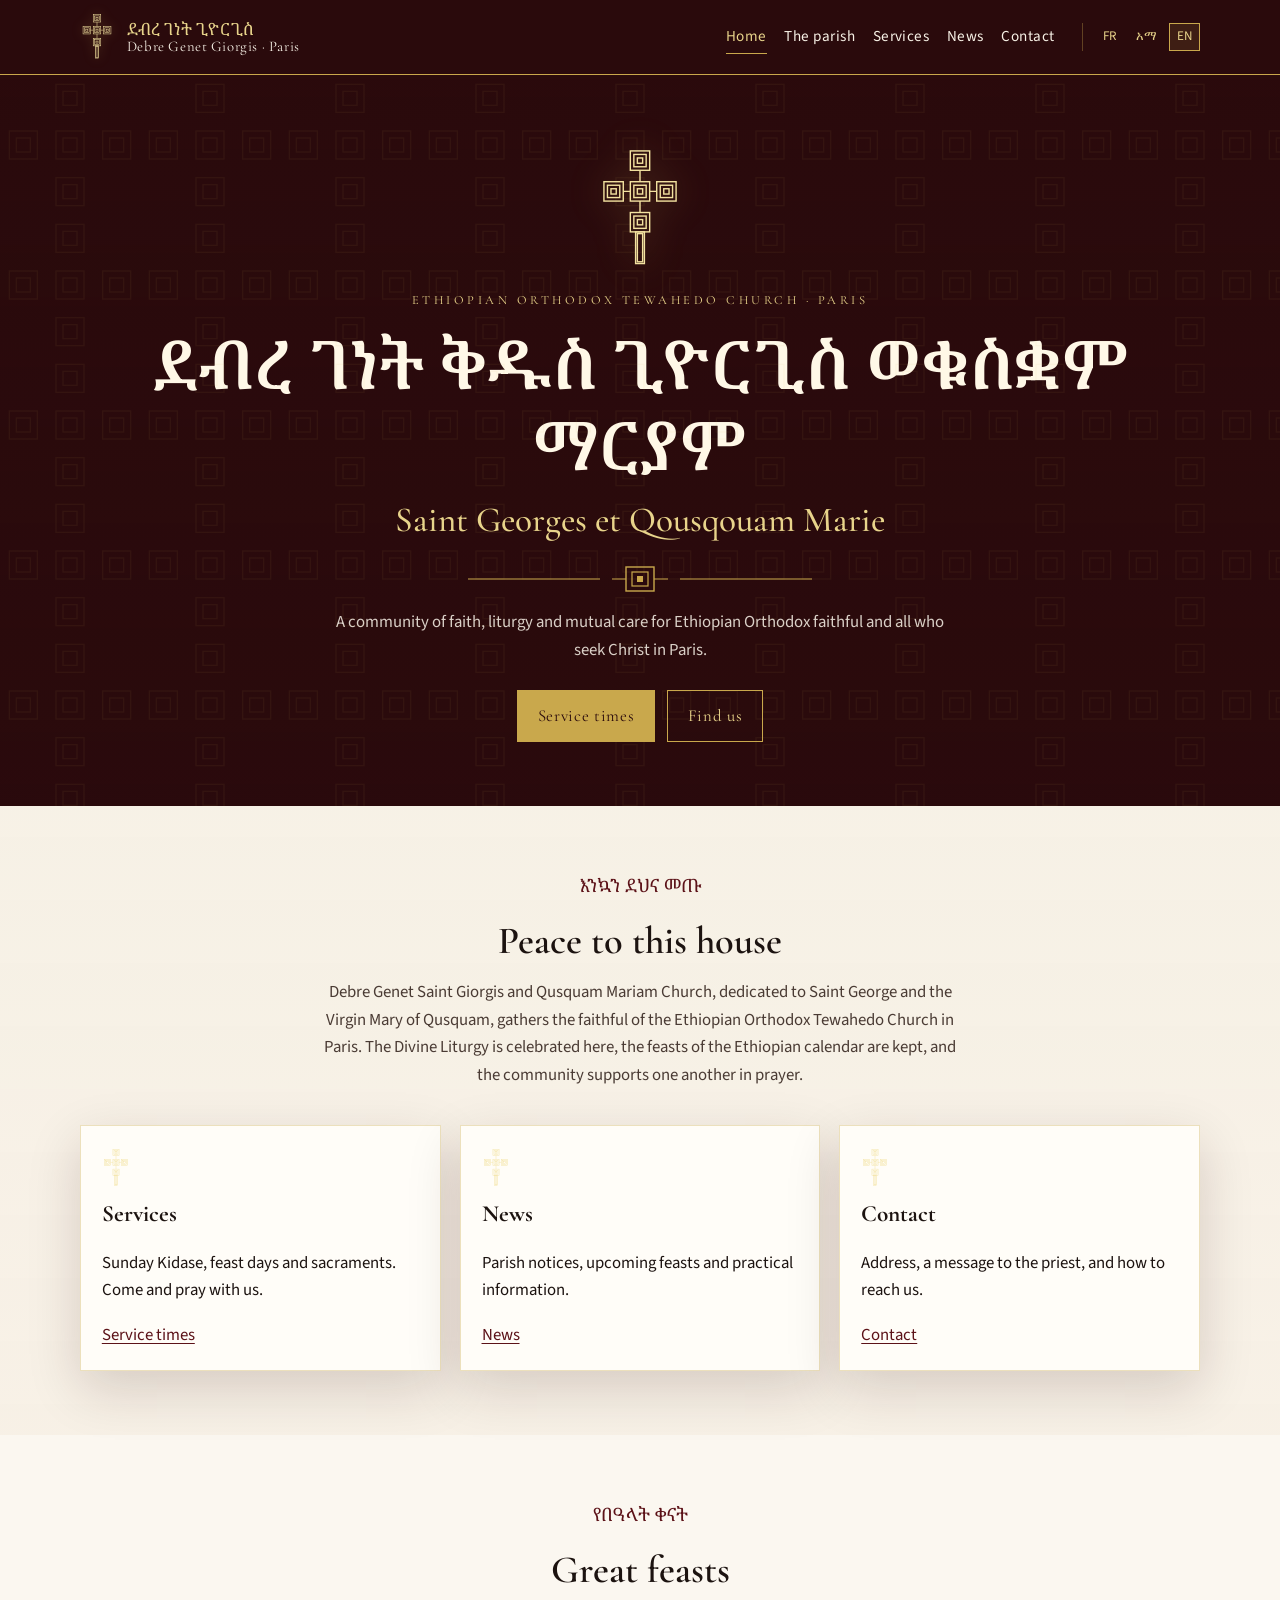
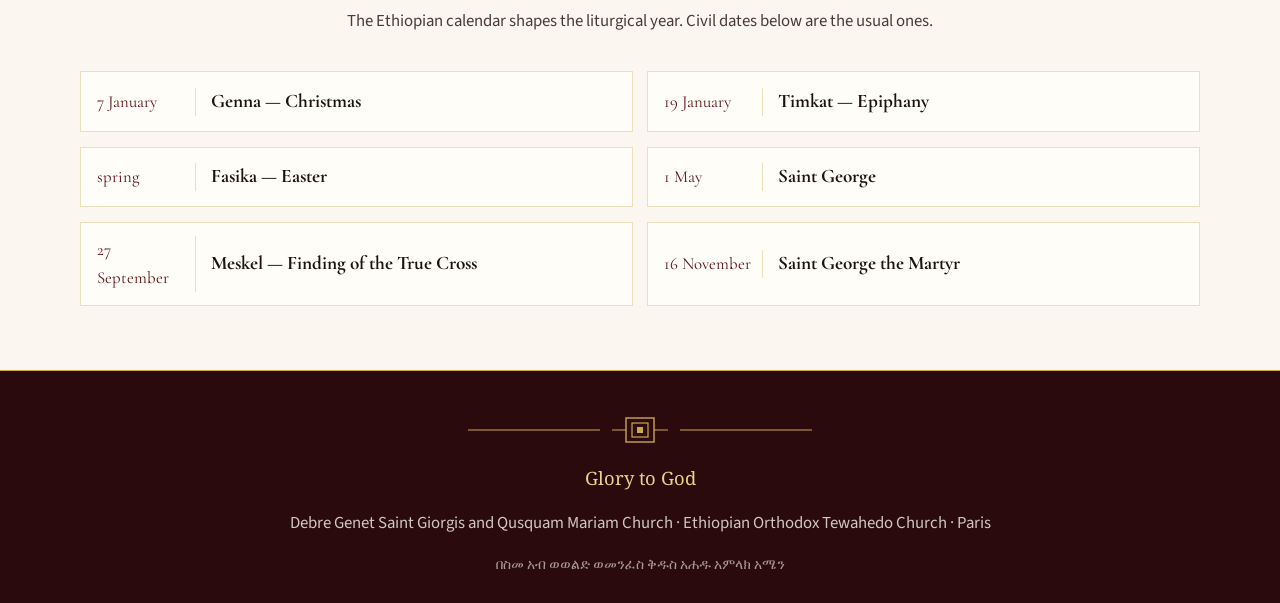
<file: index.html>
<!DOCTYPE html>
<html lang="fr">
<head>
  <meta charset="utf-8">
  <meta name="viewport" content="width=device-width, initial-scale=1">
  <title>Debre Genet Saint Georges et Qousqouam Marie · Paris</title>
  <meta name="description" content="Debre Genet Saint Georges et Qousqouam Marie, Église orthodoxe éthiopienne Tewahedo à Paris. Offices, fêtes et actualités de la communauté Saint Georges.">
  <link rel="icon" href="assets/favicon.svg" type="image/svg+xml">
  <link rel="preconnect" href="https://fonts.googleapis.com">
  <link rel="preconnect" href="https://fonts.gstatic.com" crossorigin>
  <link href="https://fonts.googleapis.com/css2?family=Cormorant+Garamond:ital,wght@0,500;0,600;0,700;1,500&family=Noto+Serif+Ethiopic:wght@400;600&family=Source+Sans+3:wght@400;600&display=swap" rel="stylesheet">
  <link rel="stylesheet" href="css/style.css">
</head>
<body data-page="home">
  <a class="skip" href="#main">Aller au contenu</a>
  <header class="site-header">
    <div class="wrap header-inner">
      <a class="brand" href="index.html">
        <img src="assets/ethiopian-cross.svg" alt="">
        <span class="brand-text">
          <span class="brand-am">ደብረ ገነት ጊዮርጊስ</span>
          <span class="brand-fr">Debre Genet Giorgis · Paris</span>
        </span>
      </a>
      <button class="menu-toggle" type="button" aria-expanded="false" data-i18n="menu">Menu</button>
      <nav class="nav" aria-label="Principal">
        <a href="index.html" data-page="home" data-i18n="nav_home">Accueil</a>
        <a href="paroisse.html" data-page="parish" data-i18n="nav_parish">La paroisse</a>
        <a href="offices.html" data-page="hours" data-i18n="nav_hours">Offices</a>
        <a href="actualites.html" data-page="news" data-i18n="nav_news">Actualités</a>
        <a href="contact.html" data-page="contact" data-i18n="nav_contact">Contact</a>
        <div class="lang" role="group" aria-label="Langue">
          <button type="button" data-lang="fr" aria-pressed="true">FR</button>
          <button type="button" data-lang="am" aria-pressed="false">አማ</button>
          <button type="button" data-lang="en" aria-pressed="false">EN</button>
        </div>
      </nav>
    </div>
  </header>

  <main id="main">
    <section class="hero">
      <div class="wrap">
        <img class="hero-cross" src="assets/ethiopian-cross.svg" alt="">
        <p class="kicker" data-i18n="kicker">Église orthodoxe éthiopienne Tewahedo · Paris</p>
        <h1>ደብረ ገነት ቅዱስ ጊዮርጊስ ወቁስቋም ማርያም</h1>
        <p class="subtitle">Saint Georges et Qousqouam Marie</p>
        <img class="ornament" src="assets/ornament.svg" alt="">
        <p class="lead" data-i18n="hero_lead"></p>
        <div class="actions">
          <a class="btn" href="offices.html" data-i18n="cta_hours">Horaires des offices</a>
          <a class="btn btn-ghost" href="contact.html" data-i18n="cta_contact">Nous trouver</a>
        </div>
      </div>
    </section>

    <section class="section section-parchment">
      <div class="wrap">
        <p class="am-title" data-i18n="welcome_am">እንኳን ደህና መጡ</p>
        <h2 data-i18n="welcome_title">Paix à cette maison</h2>
        <p class="section-intro" data-i18n="welcome_text"></p>
        <div class="grid-3">
          <article class="card">
            <img class="icon-cross" src="assets/ethiopian-cross.svg" alt="">
            <h3 data-i18n="card1_title">Offices</h3>
            <p data-i18n="card1_text"></p>
            <a href="offices.html" data-i18n="cta_hours">Horaires des offices</a>
          </article>
          <article class="card">
            <img class="icon-cross" src="assets/ethiopian-cross.svg" alt="">
            <h3 data-i18n="card2_title">Actualités</h3>
            <p data-i18n="card2_text"></p>
            <a href="actualites.html" data-i18n="nav_news">Actualités</a>
          </article>
          <article class="card">
            <img class="icon-cross" src="assets/ethiopian-cross.svg" alt="">
            <h3 data-i18n="card3_title">Contact</h3>
            <p data-i18n="card3_text"></p>
            <a href="contact.html" data-i18n="nav_contact">Contact</a>
          </article>
        </div>
      </div>
    </section>

    <section class="section">
      <div class="wrap">
        <p class="am-title" data-i18n="feasts_am"></p>
        <h2 data-i18n="feasts_title">Grandes fêtes</h2>
        <p class="section-intro" data-i18n="feasts_intro"></p>
        <div class="feast-list" id="feast-list"></div>
      </div>
    </section>
  </main>

  <footer class="site-footer">
    <div class="wrap">
      <img class="ornament" src="assets/ornament.svg" alt="">
      <p class="am" data-i18n="footer_blessing">Gloire à Dieu</p>
      <p data-i18n="footer_copy"></p>
      <small>በስመ አብ ወወልድ ወመንፈስ ቅዱስ አሐዱ አምላክ አሜን</small>
    </div>
  </footer>
  <script src="js/content.js"></script>
  <script src="js/site.js"></script>
</body>
</html>
</file>
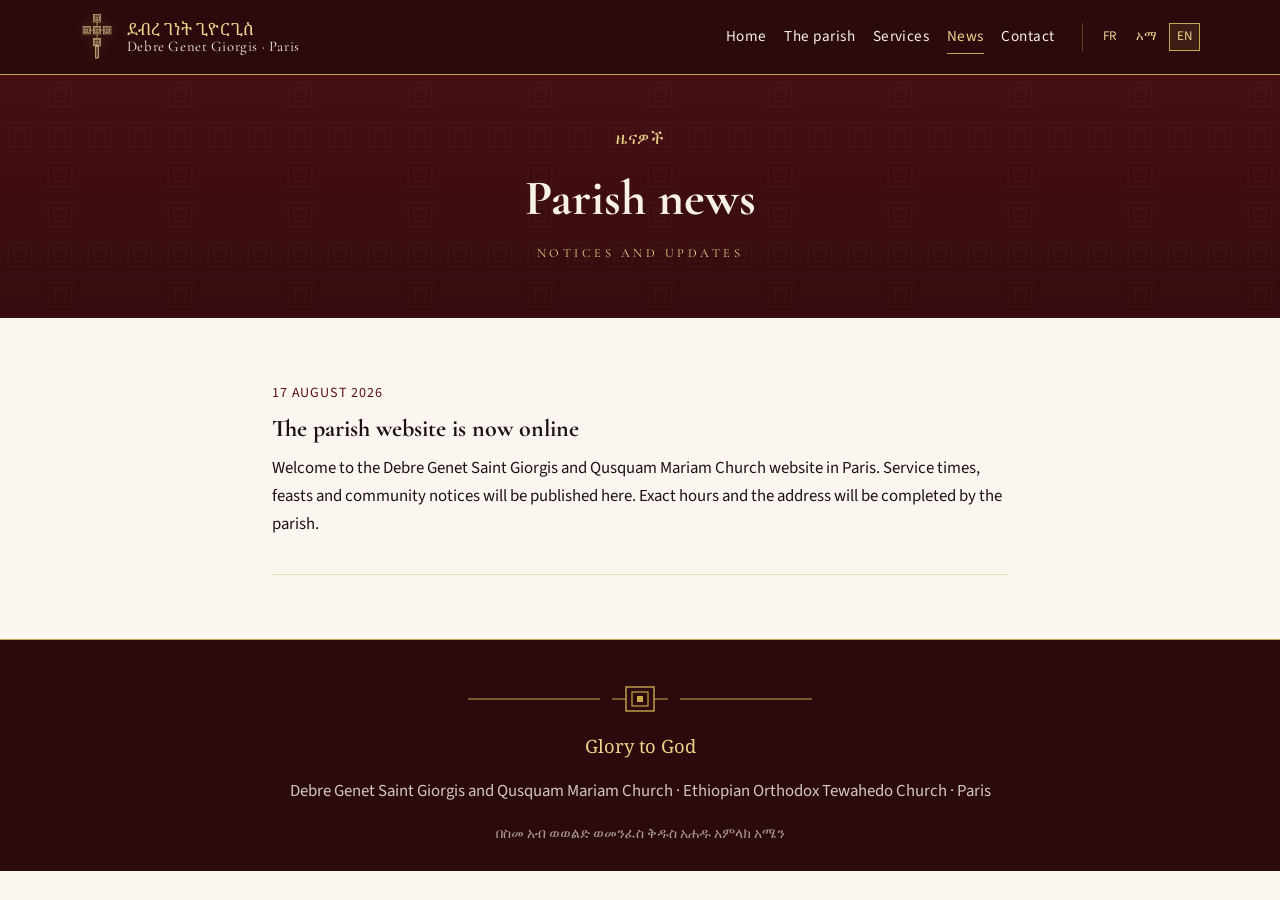
<file: actualites.html>
<!DOCTYPE html>
<html lang="fr">
<head>
  <meta charset="utf-8">
  <meta name="viewport" content="width=device-width, initial-scale=1">
  <title>Actualités · Debre Genet Giorgis Paris</title>
  <meta name="description" content="Actualités et annonces de l'église Debre Genet Saint Georges et Qousqouam Marie à Paris.">
  <link rel="icon" href="assets/favicon.svg" type="image/svg+xml">
  <link rel="preconnect" href="https://fonts.googleapis.com">
  <link rel="preconnect" href="https://fonts.gstatic.com" crossorigin>
  <link href="https://fonts.googleapis.com/css2?family=Cormorant+Garamond:ital,wght@0,500;0,600;0,700;1,500&family=Noto+Serif+Ethiopic:wght@400;600&family=Source+Sans+3:wght@400;600&display=swap" rel="stylesheet">
  <link rel="stylesheet" href="css/style.css">
</head>
<body data-page="news" data-title="nav_news">
  <a class="skip" href="#main">Aller au contenu</a>
  <header class="site-header">
    <div class="wrap header-inner">
      <a class="brand" href="index.html">
        <img src="assets/ethiopian-cross.svg" alt="">
        <span class="brand-text">
          <span class="brand-am">ደብረ ገነት ጊዮርጊስ</span>
          <span class="brand-fr">Debre Genet Giorgis · Paris</span>
        </span>
      </a>
      <button class="menu-toggle" type="button" aria-expanded="false" data-i18n="menu">Menu</button>
      <nav class="nav" aria-label="Principal">
        <a href="index.html" data-page="home" data-i18n="nav_home">Accueil</a>
        <a href="paroisse.html" data-page="parish" data-i18n="nav_parish">La paroisse</a>
        <a href="offices.html" data-page="hours" data-i18n="nav_hours">Offices</a>
        <a href="actualites.html" data-page="news" data-i18n="nav_news">Actualités</a>
        <a href="contact.html" data-page="contact" data-i18n="nav_contact">Contact</a>
        <div class="lang" role="group" aria-label="Langue">
          <button type="button" data-lang="fr">FR</button>
          <button type="button" data-lang="am">አማ</button>
          <button type="button" data-lang="en">EN</button>
        </div>
      </nav>
    </div>
  </header>

  <main id="main">
    <header class="page-hero">
      <div class="wrap">
        <p class="am-title" data-i18n="news_am"></p>
        <h1 data-i18n="news_title">Actualités de la paroisse</h1>
        <p class="kicker" data-i18n="news_kicker"></p>
      </div>
    </header>
    <section class="section">
      <div class="wrap prose">
        <div id="news-list"></div>
      </div>
    </section>
  </main>

  <footer class="site-footer">
    <div class="wrap">
      <img class="ornament" src="assets/ornament.svg" alt="">
      <p class="am" data-i18n="footer_blessing">Gloire à Dieu</p>
      <p data-i18n="footer_copy"></p>
      <small>በስመ አብ ወወልድ ወመንፈስ ቅዱስ አሐዱ አምላክ አሜን</small>
    </div>
  </footer>
  <script src="js/content.js"></script>
  <script src="js/site.js"></script>
</body>
</html>
</file>
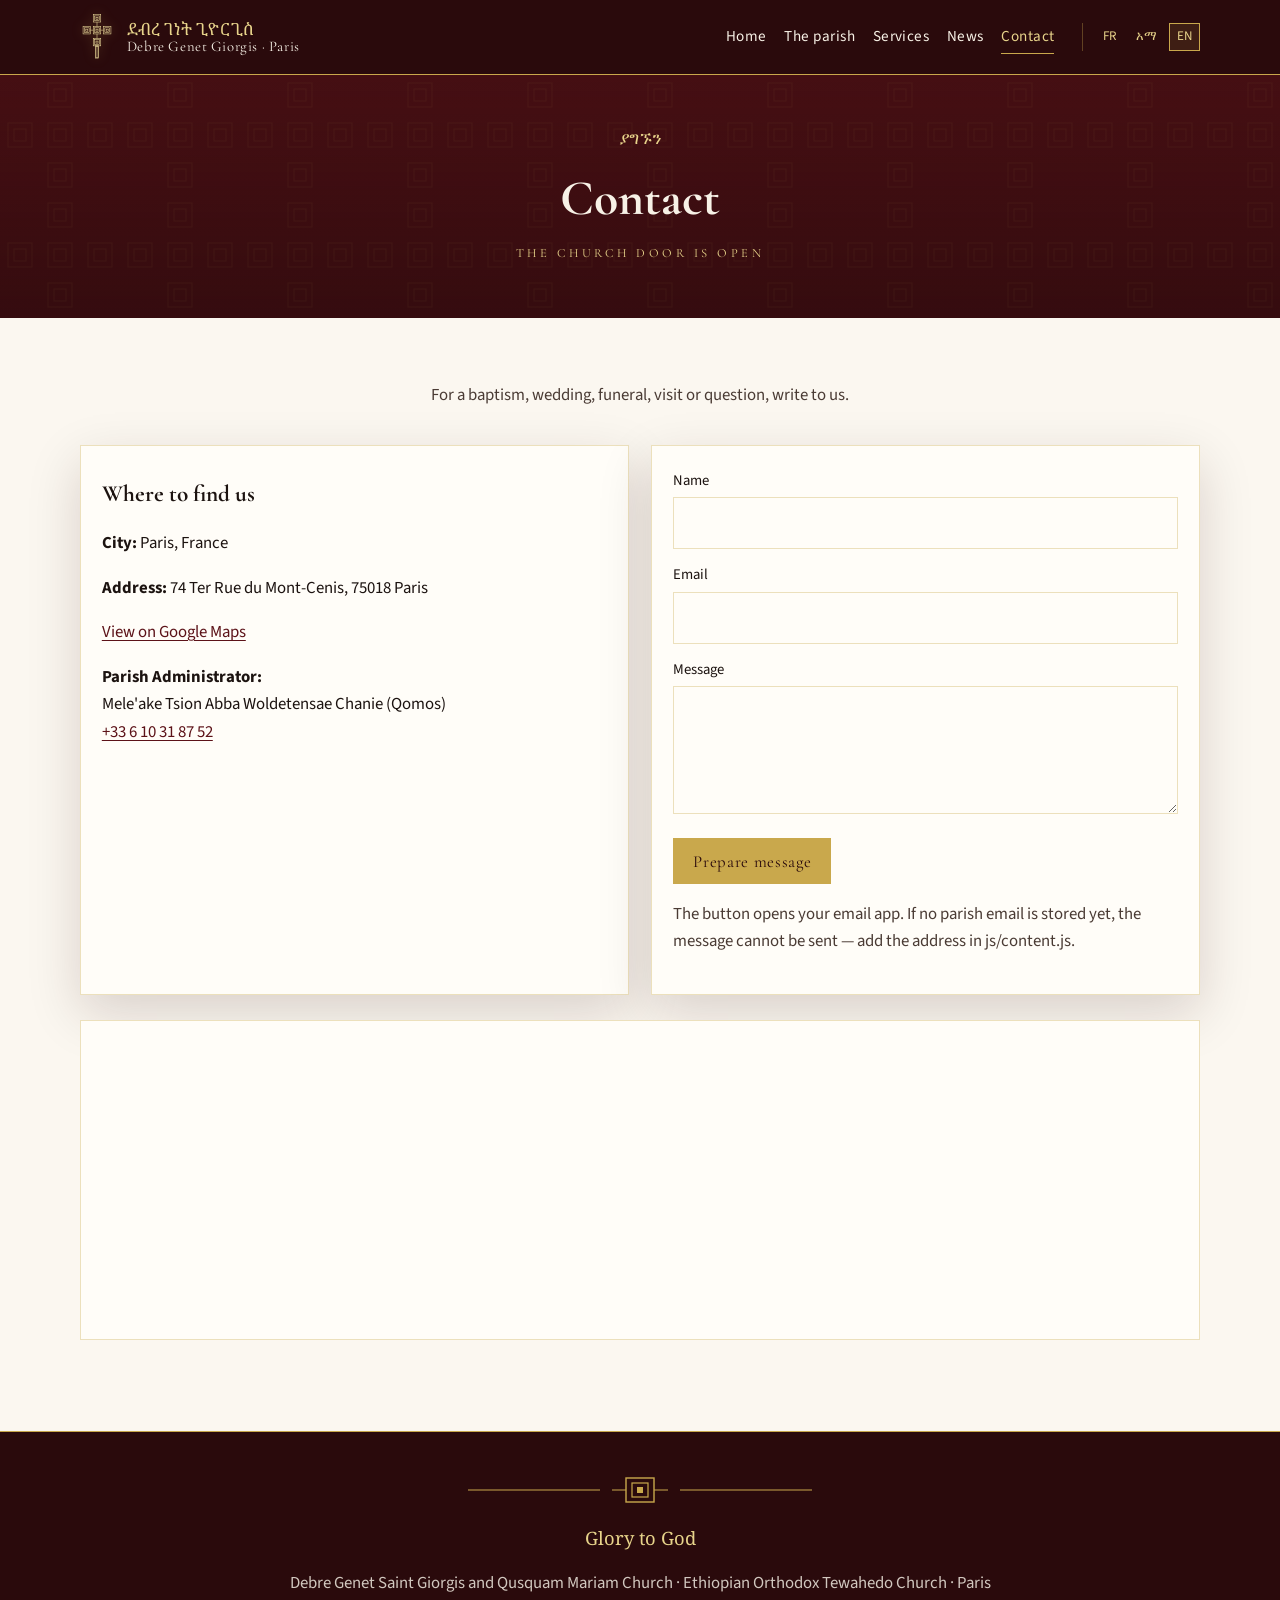
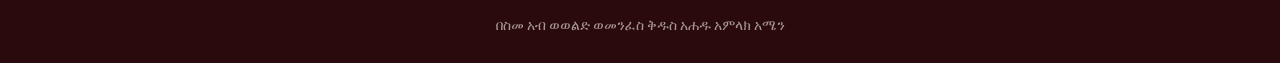
<file: contact.html>
<!DOCTYPE html>
<html lang="fr">
<head>
  <meta charset="utf-8">
  <meta name="viewport" content="width=device-width, initial-scale=1">
  <title>Contact · Debre Genet Giorgis Paris</title>
  <meta name="description" content="Contacter l'église Debre Genet Saint Georges et Qousqouam Marie, Église orthodoxe éthiopienne Tewahedo à Paris.">
  <link rel="icon" href="assets/favicon.svg" type="image/svg+xml">
  <link rel="preconnect" href="https://fonts.googleapis.com">
  <link rel="preconnect" href="https://fonts.gstatic.com" crossorigin>
  <link href="https://fonts.googleapis.com/css2?family=Cormorant+Garamond:ital,wght@0,500;0,600;0,700;1,500&family=Noto+Serif+Ethiopic:wght@400;600&family=Source+Sans+3:wght@400;600&display=swap" rel="stylesheet">
  <link rel="stylesheet" href="css/style.css">
</head>
<body data-page="contact" data-title="nav_contact">
  <a class="skip" href="#main">Aller au contenu</a>
  <header class="site-header">
    <div class="wrap header-inner">
      <a class="brand" href="index.html">
        <img src="assets/ethiopian-cross.svg" alt="">
        <span class="brand-text">
          <span class="brand-am">ደብረ ገነት ጊዮርጊስ</span>
          <span class="brand-fr">Debre Genet Giorgis · Paris</span>
        </span>
      </a>
      <button class="menu-toggle" type="button" aria-expanded="false" data-i18n="menu">Menu</button>
      <nav class="nav" aria-label="Principal">
        <a href="index.html" data-page="home" data-i18n="nav_home">Accueil</a>
        <a href="paroisse.html" data-page="parish" data-i18n="nav_parish">La paroisse</a>
        <a href="offices.html" data-page="hours" data-i18n="nav_hours">Offices</a>
        <a href="actualites.html" data-page="news" data-i18n="nav_news">Actualités</a>
        <a href="contact.html" data-page="contact" data-i18n="nav_contact">Contact</a>
        <div class="lang" role="group" aria-label="Langue">
          <button type="button" data-lang="fr">FR</button>
          <button type="button" data-lang="am">አማ</button>
          <button type="button" data-lang="en">EN</button>
        </div>
      </nav>
    </div>
  </header>

  <main id="main">
    <header class="page-hero">
      <div class="wrap">
        <p class="am-title" data-i18n="contact_am"></p>
        <h1 data-i18n="contact_title">Contact</h1>
        <p class="kicker" data-i18n="contact_kicker"></p>
      </div>
    </header>
    <section class="section">
      <div class="wrap">
        <p class="section-intro" data-i18n="contact_intro"></p>
        <div class="contact-grid">
          <div class="card">
            <h3 data-i18n="where_title">Où nous trouver</h3>
            <div id="contact-details"></div>
          </div>
          <form class="card form" id="contact-form">
            <label for="name" data-i18n="label_name">Nom</label>
            <input id="name" name="name" required autocomplete="name">
            <label for="email" data-i18n="label_email">E-mail</label>
            <input id="email" name="email" type="email" required autocomplete="email">
            <label for="message" data-i18n="label_message">Message</label>
            <textarea id="message" name="message" required></textarea>
            <button class="btn" type="submit" data-i18n="send">Préparer le message</button>
            <p class="muted" data-i18n="form_hint"></p>
          </form>
        </div>
        <p style="margin-top:1.6rem">
          <iframe id="map-frame" title="Carte" width="100%" height="320" style="border:1px solid var(--line);background:#fffdf8" loading="lazy" referrerpolicy="no-referrer-when-downgrade"></iframe>
        </p>
      </div>
    </section>
  </main>

  <footer class="site-footer">
    <div class="wrap">
      <img class="ornament" src="assets/ornament.svg" alt="">
      <p class="am" data-i18n="footer_blessing">Gloire à Dieu</p>
      <p data-i18n="footer_copy"></p>
      <small>በስመ አብ ወወልድ ወመንፈስ ቅዱስ አሐዱ አምላክ አሜን</small>
    </div>
  </footer>
  <script src="js/content.js"></script>
  <script src="js/site.js"></script>
</body>
</html>
</file>
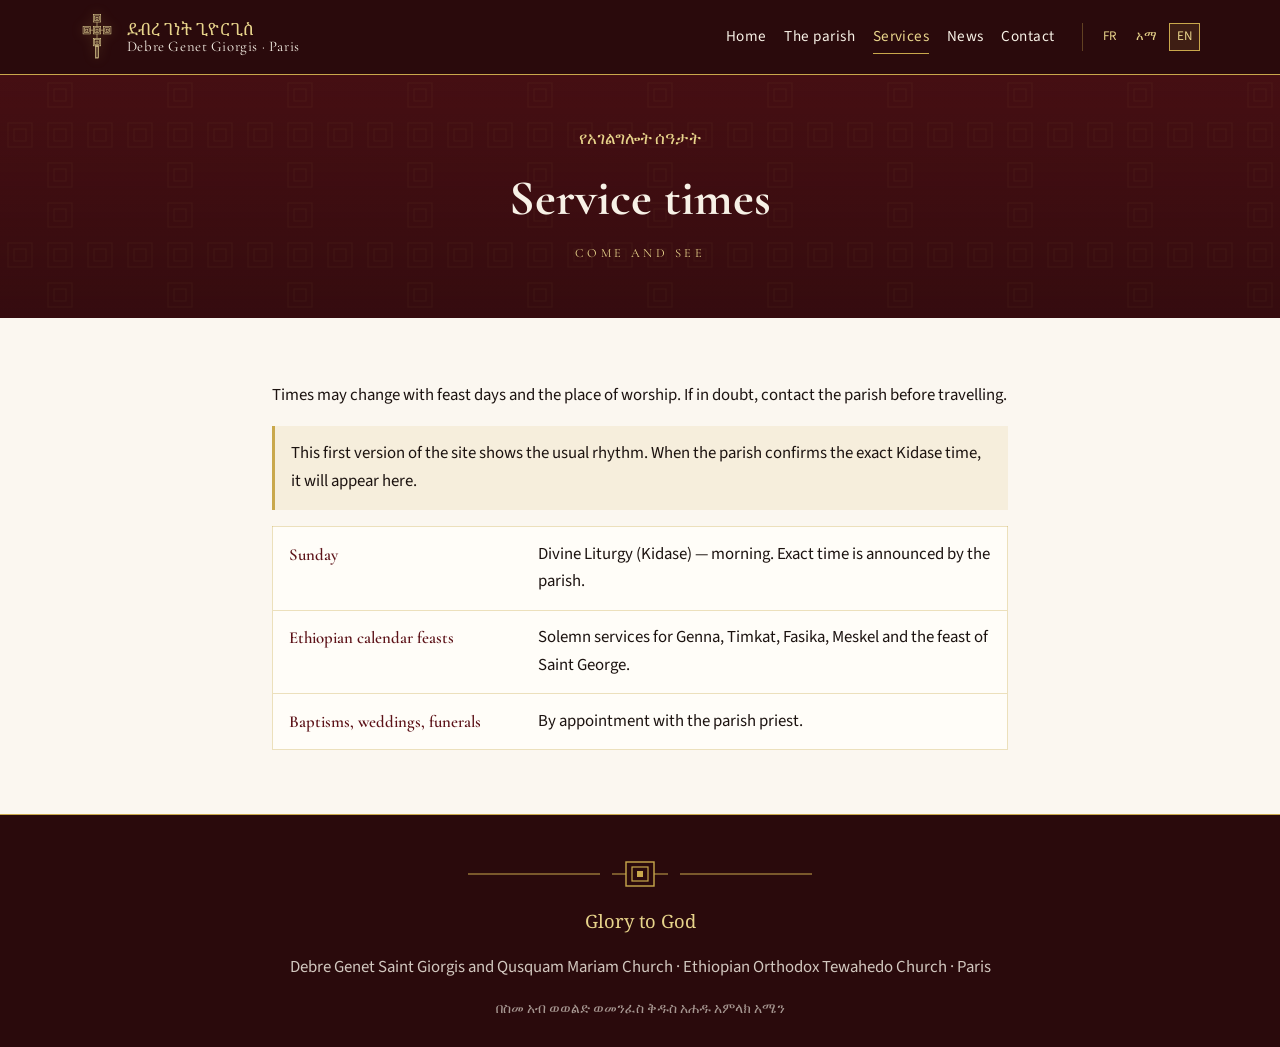
<file: offices.html>
<!DOCTYPE html>
<html lang="fr">
<head>
  <meta charset="utf-8">
  <meta name="viewport" content="width=device-width, initial-scale=1">
  <title>Offices · Debre Genet Giorgis Paris</title>
  <meta name="description" content="Horaires des offices de l'église Debre Genet Saint Georges et Qousqouam Marie, Église orthodoxe éthiopienne Tewahedo à Paris.">
  <link rel="icon" href="assets/favicon.svg" type="image/svg+xml">
  <link rel="preconnect" href="https://fonts.googleapis.com">
  <link rel="preconnect" href="https://fonts.gstatic.com" crossorigin>
  <link href="https://fonts.googleapis.com/css2?family=Cormorant+Garamond:ital,wght@0,500;0,600;0,700;1,500&family=Noto+Serif+Ethiopic:wght@400;600&family=Source+Sans+3:wght@400;600&display=swap" rel="stylesheet">
  <link rel="stylesheet" href="css/style.css">
</head>
<body data-page="hours" data-title="nav_hours">
  <a class="skip" href="#main">Aller au contenu</a>
  <header class="site-header">
    <div class="wrap header-inner">
      <a class="brand" href="index.html">
        <img src="assets/ethiopian-cross.svg" alt="">
        <span class="brand-text">
          <span class="brand-am">ደብረ ገነት ጊዮርጊስ</span>
          <span class="brand-fr">Debre Genet Giorgis · Paris</span>
        </span>
      </a>
      <button class="menu-toggle" type="button" aria-expanded="false" data-i18n="menu">Menu</button>
      <nav class="nav" aria-label="Principal">
        <a href="index.html" data-page="home" data-i18n="nav_home">Accueil</a>
        <a href="paroisse.html" data-page="parish" data-i18n="nav_parish">La paroisse</a>
        <a href="offices.html" data-page="hours" data-i18n="nav_hours">Offices</a>
        <a href="actualites.html" data-page="news" data-i18n="nav_news">Actualités</a>
        <a href="contact.html" data-page="contact" data-i18n="nav_contact">Contact</a>
        <div class="lang" role="group" aria-label="Langue">
          <button type="button" data-lang="fr">FR</button>
          <button type="button" data-lang="am">አማ</button>
          <button type="button" data-lang="en">EN</button>
        </div>
      </nav>
    </div>
  </header>

  <main id="main">
    <header class="page-hero">
      <div class="wrap">
        <p class="am-title" data-i18n="hours_am"></p>
        <h1 data-i18n="hours_title">Horaires des offices</h1>
        <p class="kicker" data-i18n="hours_kicker"></p>
      </div>
    </header>
    <section class="section">
      <div class="wrap prose">
        <p data-i18n="hours_intro"></p>
        <p class="notice" data-i18n="hours_note"></p>
        <table class="hours">
          <tbody id="hours-table"></tbody>
        </table>
      </div>
    </section>
  </main>

  <footer class="site-footer">
    <div class="wrap">
      <img class="ornament" src="assets/ornament.svg" alt="">
      <p class="am" data-i18n="footer_blessing">Gloire à Dieu</p>
      <p data-i18n="footer_copy"></p>
      <small>በስመ አብ ወወልድ ወመንፈስ ቅዱስ አሐዱ አምላክ አሜን</small>
    </div>
  </footer>
  <script src="js/content.js"></script>
  <script src="js/site.js"></script>
</body>
</html>
</file>
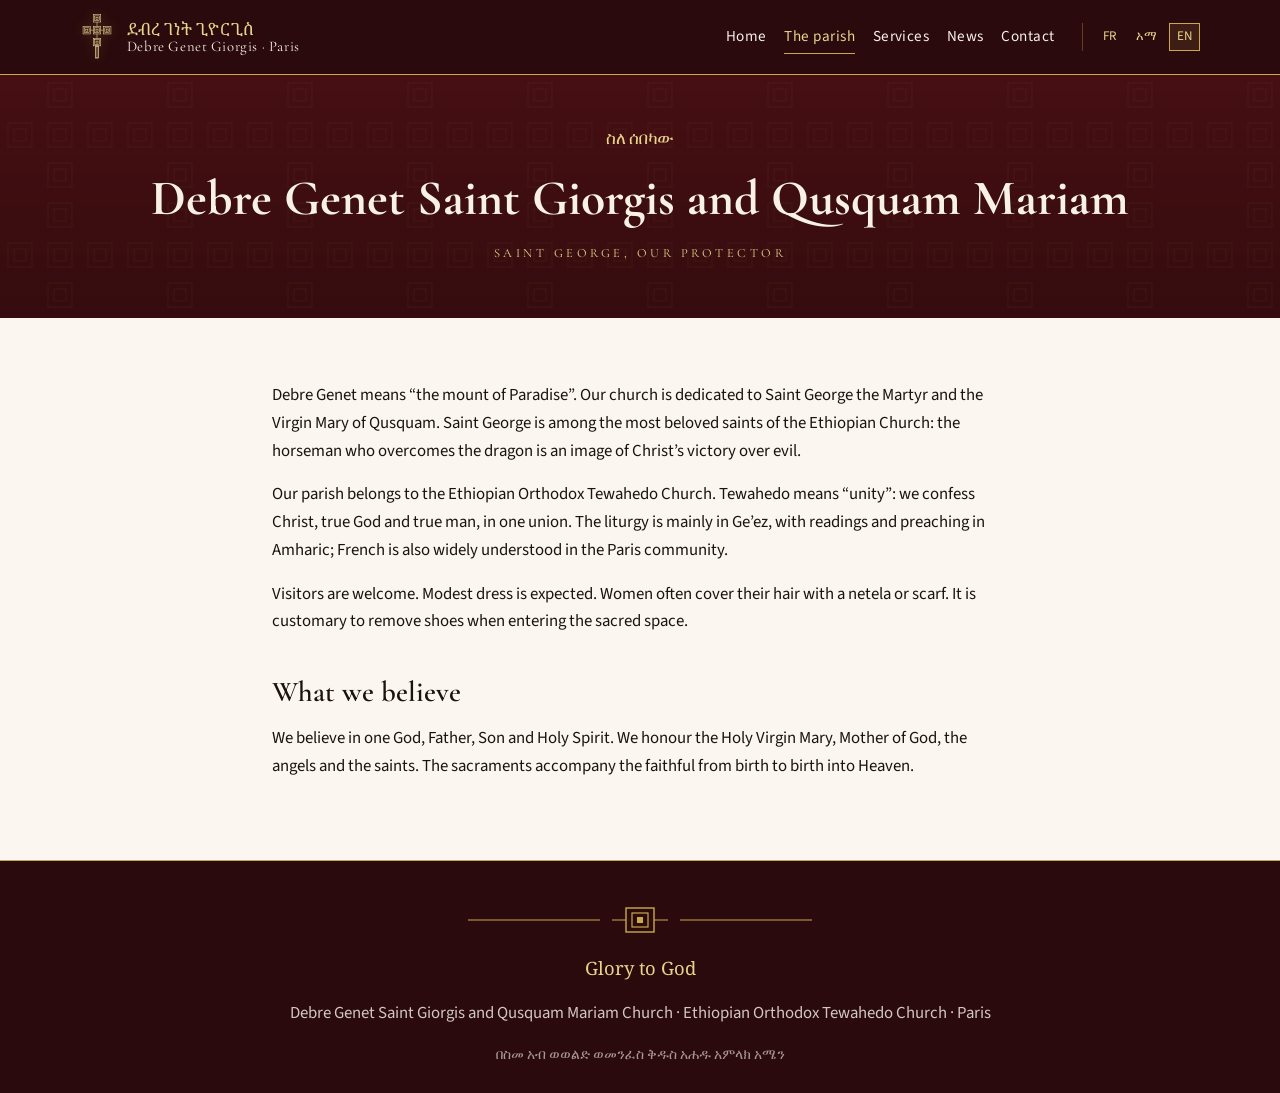
<file: paroisse.html>
<!DOCTYPE html>
<html lang="fr">
<head>
  <meta charset="utf-8">
  <meta name="viewport" content="width=device-width, initial-scale=1">
  <title>La paroisse · Debre Genet Giorgis Paris</title>
  <meta name="description" content="L'église Debre Genet Saint Georges et Qousqouam Marie à Paris, dédiée à Saint Georges. Église orthodoxe éthiopienne Tewahedo.">
  <link rel="icon" href="assets/favicon.svg" type="image/svg+xml">
  <link rel="preconnect" href="https://fonts.googleapis.com">
  <link rel="preconnect" href="https://fonts.gstatic.com" crossorigin>
  <link href="https://fonts.googleapis.com/css2?family=Cormorant+Garamond:ital,wght@0,500;0,600;0,700;1,500&family=Noto+Serif+Ethiopic:wght@400;600&family=Source+Sans+3:wght@400;600&display=swap" rel="stylesheet">
  <link rel="stylesheet" href="css/style.css">
</head>
<body data-page="parish" data-title="nav_parish">
  <a class="skip" href="#main">Aller au contenu</a>
  <header class="site-header">
    <div class="wrap header-inner">
      <a class="brand" href="index.html">
        <img src="assets/ethiopian-cross.svg" alt="">
        <span class="brand-text">
          <span class="brand-am">ደብረ ገነት ጊዮርጊስ</span>
          <span class="brand-fr">Debre Genet Giorgis · Paris</span>
        </span>
      </a>
      <button class="menu-toggle" type="button" aria-expanded="false" data-i18n="menu">Menu</button>
      <nav class="nav" aria-label="Principal">
        <a href="index.html" data-page="home" data-i18n="nav_home">Accueil</a>
        <a href="paroisse.html" data-page="parish" data-i18n="nav_parish">La paroisse</a>
        <a href="offices.html" data-page="hours" data-i18n="nav_hours">Offices</a>
        <a href="actualites.html" data-page="news" data-i18n="nav_news">Actualités</a>
        <a href="contact.html" data-page="contact" data-i18n="nav_contact">Contact</a>
        <div class="lang" role="group" aria-label="Langue">
          <button type="button" data-lang="fr">FR</button>
          <button type="button" data-lang="am">አማ</button>
          <button type="button" data-lang="en">EN</button>
        </div>
      </nav>
    </div>
  </header>

  <main id="main">
    <header class="page-hero">
      <div class="wrap">
        <p class="am-title" data-i18n="parish_am"></p>
        <h1 data-i18n="parish_title">L'église Debre Genet Saint Georges et Qousqouam Marie</h1>
        <p class="kicker" data-i18n="parish_kicker"></p>
      </div>
    </header>
    <section class="section">
      <div class="wrap prose">
        <p data-i18n="parish_p1"></p>
        <p data-i18n="parish_p2"></p>
        <p data-i18n="parish_p3"></p>
        <h2 data-i18n="faith_title"></h2>
        <p data-i18n="faith_p"></p>
      </div>
    </section>
  </main>

  <footer class="site-footer">
    <div class="wrap">
      <img class="ornament" src="assets/ornament.svg" alt="">
      <p class="am" data-i18n="footer_blessing">Gloire à Dieu</p>
      <p data-i18n="footer_copy"></p>
      <small>በስመ አብ ወወልድ ወመንፈስ ቅዱስ አሐዱ አምላክ አሜን</small>
    </div>
  </footer>
  <script src="js/content.js"></script>
  <script src="js/site.js"></script>
</body>
</html>
</file>
<file: css/style.css>
:root {
  --wine: #5c1218;
  --wine-deep: #2a0a0c;
  --wine-mid: #7a1c24;
  --gold: #c9a84c;
  --gold-soft: #e8d48b;
  --gold-dim: rgba(201, 168, 76, 0.22);
  --parchment: #f7f1e6;
  --cream: #fbf7f0;
  --ink: #1c1310;
  --ink-soft: #4a3b34;
  --green: #1f4d2e;
  --line: rgba(201, 168, 76, 0.35);
  --shadow: 0 18px 50px rgba(42, 10, 12, 0.16);
  --serif: "Cormorant Garamond", "Noto Serif Ethiopic", "Times New Roman", serif;
  --ethiopic: "Noto Serif Ethiopic", "Nyala", "Abyssinica SIL", serif;
  --sans: "Source Sans 3", "Segoe UI", sans-serif;
  --max: 1120px;
}

*,
*::before,
*::after { box-sizing: border-box; }

html { scroll-behavior: smooth; }

body {
  margin: 0;
  color: var(--ink);
  background: var(--cream);
  font-family: var(--sans);
  font-size: 1.05rem;
  line-height: 1.65;
}

img { max-width: 100%; display: block; }

a {
  color: var(--wine);
  text-decoration-thickness: 1px;
  text-underline-offset: 0.18em;
}

a:hover { color: var(--wine-mid); }

.skip {
  position: absolute;
  left: -999px;
  top: 0;
  background: var(--gold);
  color: var(--wine-deep);
  padding: 0.6rem 1rem;
  z-index: 100;
}

.skip:focus { left: 0.6rem; top: 0.6rem; }

.wrap {
  width: min(var(--max), calc(100% - 2.4rem));
  margin-inline: auto;
}

/* Header */
.site-header {
  background:
    linear-gradient(180deg, rgba(42, 10, 12, 0.2), rgba(42, 10, 12, 0.55)),
    var(--wine-deep);
  color: var(--parchment);
  border-bottom: 1px solid var(--gold);
  position: sticky;
  top: 0;
  z-index: 40;
}

.header-inner {
  display: flex;
  align-items: center;
  justify-content: space-between;
  gap: 1rem;
  min-height: 4.6rem;
}

.brand {
  display: flex;
  align-items: center;
  gap: 0.8rem;
  color: inherit;
  text-decoration: none;
}

.brand img {
  width: 34px;
  height: 48px;
  filter: drop-shadow(0 0 6px rgba(201, 168, 76, 0.35));
}

.brand-text { display: flex; flex-direction: column; line-height: 1.15; }

.brand-am {
  font-family: var(--ethiopic);
  font-size: 1.05rem;
  color: var(--gold-soft);
}

.brand-fr {
  font-family: var(--serif);
  font-size: 0.92rem;
  letter-spacing: 0.04em;
}

.nav {
  display: flex;
  align-items: center;
  gap: 0.35rem 1.1rem;
}

.nav a {
  color: var(--parchment);
  text-decoration: none;
  font-size: 0.95rem;
  letter-spacing: 0.03em;
  padding: 0.25rem 0;
  border-bottom: 1px solid transparent;
}

.nav a:hover,
.nav a[aria-current="page"] {
  color: var(--gold-soft);
  border-bottom-color: var(--gold);
}

.lang {
  display: flex;
  gap: 0.25rem;
  margin-left: 0.6rem;
  padding-left: 0.8rem;
  border-left: 1px solid var(--line);
}

.lang button {
  background: transparent;
  border: 1px solid transparent;
  color: var(--gold-soft);
  font: inherit;
  font-size: 0.82rem;
  letter-spacing: 0.04em;
  padding: 0.15rem 0.4rem;
  cursor: pointer;
}

.lang button[aria-pressed="true"] {
  border-color: var(--gold);
  background: rgba(201, 168, 76, 0.12);
}

.menu-toggle {
  display: none;
  background: transparent;
  border: 1px solid var(--gold);
  color: var(--gold-soft);
  padding: 0.35rem 0.6rem;
  font: inherit;
  cursor: pointer;
}

/* Hero */
.hero {
  position: relative;
  background:
    linear-gradient(180deg, rgba(42, 10, 12, 0.55), rgba(42, 10, 12, 0.88)),
    var(--wine-deep);
  color: var(--parchment);
  overflow: hidden;
  min-height: 72vh;
  display: grid;
  place-items: center;
  text-align: center;
  padding: 4.5rem 0 4rem;
}

.hero::before {
  content: "";
  position: absolute;
  inset: 0;
  background-image: url("../assets/pattern.svg");
  background-size: 140px;
  opacity: 0.12;
  pointer-events: none;
}

.hero-cross {
  width: 88px;
  height: 124px;
  margin: 0 auto 1.2rem;
  filter: drop-shadow(0 0 18px rgba(201, 168, 76, 0.35));
}

.kicker {
  font-family: var(--serif);
  letter-spacing: 0.28em;
  text-transform: uppercase;
  font-size: 0.78rem;
  color: var(--gold-soft);
  margin: 0 0 0.8rem;
}

.hero h1 {
  font-family: var(--ethiopic);
  font-weight: 600;
  font-size: clamp(2.1rem, 6vw, 4.2rem);
  line-height: 1.2;
  margin: 0 0 0.4rem;
  color: #fff8e7;
}

.hero .subtitle {
  font-family: var(--serif);
  font-size: clamp(1.4rem, 3vw, 2.2rem);
  font-weight: 500;
  margin: 0 0 1rem;
  color: var(--gold-soft);
}

.hero p.lead {
  max-width: 38rem;
  margin: 0.8rem auto 1.6rem;
  color: rgba(247, 241, 230, 0.86);
}

.ornament {
  width: min(360px, 80vw);
  height: 28px;
  margin: 0.4rem auto 1rem;
}

.actions {
  display: flex;
  justify-content: center;
  flex-wrap: wrap;
  gap: 0.8rem;
}

.btn {
  display: inline-block;
  border: 1px solid var(--gold);
  background: var(--gold);
  color: var(--wine-deep);
  text-decoration: none;
  padding: 0.7rem 1.2rem;
  font-family: var(--serif);
  font-size: 1.05rem;
  letter-spacing: 0.04em;
}

.btn:hover { background: var(--gold-soft); color: var(--wine-deep); }

.btn-ghost {
  background: transparent;
  color: var(--gold-soft);
}

.btn-ghost:hover { background: rgba(201, 168, 76, 0.12); color: var(--gold-soft); }

/* Sections */
.section { padding: 4rem 0; }

.section-dark {
  background: var(--wine-deep);
  color: var(--parchment);
}

.section-parchment {
  background:
    linear-gradient(180deg, rgba(247, 241, 230, 0.92), rgba(247, 241, 230, 0.96)),
    var(--parchment);
}

.section h2 {
  font-family: var(--serif);
  font-size: clamp(1.8rem, 3vw, 2.5rem);
  font-weight: 600;
  margin: 0 0 0.35rem;
  text-align: center;
}

.section .am-title {
  font-family: var(--ethiopic);
  text-align: center;
  color: var(--wine);
  margin: 0 0 0.6rem;
  font-size: 1.15rem;
}

.section-dark .am-title { color: var(--gold-soft); }

.section-intro {
  text-align: center;
  max-width: 40rem;
  margin: 0 auto 2.2rem;
  color: var(--ink-soft);
}

.section-dark .section-intro { color: rgba(247, 241, 230, 0.78); }

.grid-3,
.grid-2 {
  display: grid;
  gap: 1.2rem;
}

.grid-3 { grid-template-columns: repeat(3, 1fr); }
.grid-2 { grid-template-columns: repeat(2, 1fr); }

.card {
  background: #fffdf8;
  border: 1px solid var(--line);
  padding: 1.4rem 1.3rem 1.3rem;
  box-shadow: var(--shadow);
}

.section-dark .card {
  background: rgba(255, 253, 248, 0.04);
  box-shadow: none;
}

.card h3 {
  font-family: var(--serif);
  font-size: 1.45rem;
  margin: 0.4rem 0 0.5rem;
}

.card .icon-cross {
  width: 28px;
  height: 40px;
}

.muted { color: var(--ink-soft); }
.section-dark .muted { color: rgba(247, 241, 230, 0.72); }

/* Feasts */
.feast-list {
  display: grid;
  grid-template-columns: repeat(2, 1fr);
  gap: 0.9rem;
}

.feast {
  display: grid;
  grid-template-columns: 6.2rem 1fr;
  gap: 0.9rem;
  align-items: center;
  background: #fffdf8;
  border: 1px solid var(--line);
  padding: 0.85rem 1rem;
}

.feast-date {
  font-family: var(--serif);
  color: var(--wine);
  font-size: 1.05rem;
  border-right: 1px solid var(--line);
  padding-right: 0.7rem;
}

.feast strong { display: block; font-family: var(--serif); font-size: 1.2rem; }

/* News */
.news-item {
  border-bottom: 1px solid var(--line);
  padding: 1.2rem 0;
}

.news-item:first-child { padding-top: 0; }

.news-date {
  font-size: 0.88rem;
  letter-spacing: 0.06em;
  text-transform: uppercase;
  color: var(--wine);
}

.news-item h3 {
  font-family: var(--serif);
  font-size: 1.5rem;
  margin: 0.2rem 0 0.45rem;
}

.empty-news {
  text-align: center;
  padding: 1.5rem;
  border: 1px dashed var(--line);
}

/* Page hero */
.page-hero {
  background:
    linear-gradient(180deg, rgba(42, 10, 12, 0.45), rgba(42, 10, 12, 0.78)),
    var(--wine);
  color: var(--parchment);
  text-align: center;
  padding: 3.2rem 0 2.6rem;
  position: relative;
}

.page-hero::before {
  content: "";
  position: absolute;
  inset: 0;
  background-image: url("../assets/pattern.svg");
  opacity: 0.1;
}

.page-hero h1 {
  position: relative;
  font-family: var(--serif);
  font-size: clamp(2rem, 4vw, 3.1rem);
  margin: 0.3rem 0 0.2rem;
}

.page-hero .am-title {
  position: relative;
  color: var(--gold-soft);
  margin: 0;
}

.prose {
  max-width: 46rem;
  margin: 0 auto;
}

.prose h2 {
  font-family: var(--serif);
  font-size: 1.8rem;
  text-align: left;
  margin: 2rem 0 0.6rem;
}

.prose p { margin: 0 0 1rem; }

.hours {
  width: 100%;
  border-collapse: collapse;
  background: #fffdf8;
  border: 1px solid var(--line);
}

.hours th,
.hours td {
  text-align: left;
  padding: 0.85rem 1rem;
  border-bottom: 1px solid var(--line);
  vertical-align: top;
}

.hours th {
  font-family: var(--serif);
  font-weight: 600;
  width: 34%;
  color: var(--wine);
}

.notice {
  background: rgba(201, 168, 76, 0.12);
  border-left: 3px solid var(--gold);
  padding: 0.9rem 1rem;
  margin: 1.2rem 0;
}

.contact-grid {
  display: grid;
  grid-template-columns: 1fr 1fr;
  gap: 1.4rem;
}

.form label {
  display: block;
  font-size: 0.92rem;
  margin-bottom: 0.25rem;
}

.form input,
.form textarea {
  width: 100%;
  margin-bottom: 0.9rem;
  padding: 0.7rem 0.75rem;
  border: 1px solid var(--line);
  background: #fffdf8;
  font: inherit;
  color: var(--ink);
}

.form textarea { min-height: 8rem; resize: vertical; }

/* Footer */
.site-footer {
  background: var(--wine-deep);
  color: rgba(247, 241, 230, 0.82);
  padding: 2.4rem 0 1.6rem;
  text-align: center;
  border-top: 1px solid var(--gold);
}

.site-footer .am {
  font-family: var(--ethiopic);
  color: var(--gold-soft);
  font-size: 1.15rem;
  margin-bottom: 0.4rem;
}

.site-footer small { display: block; margin-top: 0.8rem; opacity: 0.75; }

@media (max-width: 860px) {
  .grid-3,
  .grid-2,
  .feast-list,
  .contact-grid { grid-template-columns: 1fr; }

  .menu-toggle { display: block; }

  .nav {
    display: none;
    position: absolute;
    left: 0;
    right: 0;
    top: 100%;
    background: var(--wine-deep);
    flex-direction: column;
    align-items: stretch;
    padding: 0.8rem 1.2rem 1.1rem;
    border-bottom: 1px solid var(--gold);
  }

  .nav.open { display: flex; }

  .lang {
    margin: 0.6rem 0 0;
    padding: 0.6rem 0 0;
    border-left: 0;
    border-top: 1px solid var(--line);
  }
}

@media (prefers-reduced-motion: reduce) {
  html { scroll-behavior: auto; }
}
</file>
